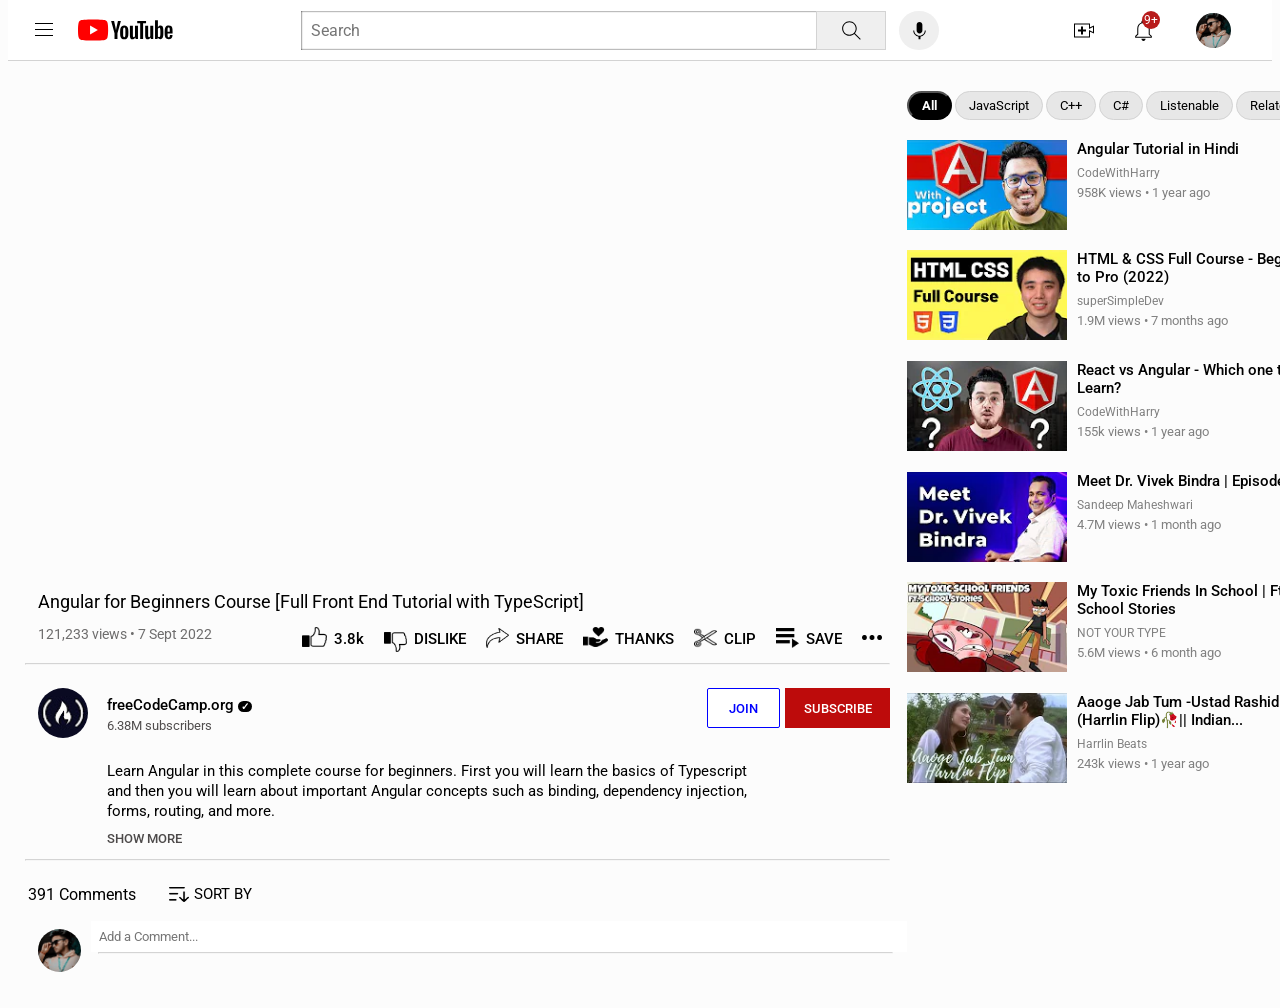
<file: index.html>
<!DOCTYPE html>
<html lang="en">

<head>
    <meta charset="UTF-8">
    <meta http-equiv="X-UA-Compatible" content="IE=edge">
    <meta name="viewport" content="width=device-width, initial-scale=1.0">
    <title>Youtube-clone</title>
    <link rel="preconnect" href="https://fonts.googleapis.com">
    <link rel="preconnect" href="https://fonts.gstatic.com" crossorigin>
    <link href="https://fonts.googleapis.com/css2?family=Roboto:wght@400;500;700&display=swap" rel="stylesheet">
    <link rel="stylesheet" href="CSS/Youtube-Clone.css">
    <link rel="stylesheet" href="CSS/main.css">
    <link rel="stylesheet" href="CSS/right-main.css">
</head>

<body>


    <div class="header">
        <div class="first-part">
            <img class="menu" src="images/hamburger-menu.svg">
            <img class="youtube-logo" src="images/youtube-logo.svg">
        </div>
        <div class="second-part">
            <input class="input-bar" type="text" placeholder="Search">
            <button class="search-button"><img class="search-logo" src="images/search.svg"></button>
            <button class="voice-search-button"><img class="voice-search-logo"
                    src="images/voice-search-icon.svg"></button>
        </div>
        <div class="third-part">
            <img class="upload-logo" src="images/upload.svg">
            <img class="notification-logo" src="images/notifications.svg">
            <p class="count">9+</p>
            <img class="profile-logo" src="images/channels4_profile.jpg">
        </div>
    </div>
    <div class="youtube">
        <div class="first-column">
            <div class="main">
                <div class="first-column">
                    <iframe class="video" width="890" height="315" src="https://www.youtube.com/embed/eI4an8aSsgw">
                    </iframe>
                    <p class="video-name">Angular for Beginners Course [Full Front End Tutorial with TypeScript]</p>
                    <div class="short-icons">
                        <p class="views-date">121,233 views &#8226; 7 Sept 2022</p>
                        <img class="like" src="images/like.png">
                        <p class="like-text">3.8k</p>
                        <img class="dislike" src="images/dislike.png">
                        <p class="dislike-text">DISLIKE</p>
                        <img class="share" src="images/share.png">
                        <p class="share-text">SHARE</p>
                        <img class="thanks-logo" src="images/thanks.png">
                        <p class="thanks-text">THANKS</p>
                        <img class="cut" src="images/scissors.png">
                        <p class="cut-logo">CLIP</p>
                        <img class="save" src="images/save.png">
                        <p class="save-logo">SAVE</p>
                        <img class="report" src="images/report.png">
                    </div>


                    <hr class="line">
                    <div class="second-row">
                        <img class="channel-logo" src="images/channel-profile.jpg">
                        <div class="name-class">
                            <p class="name">freeCodeCamp.org <span class="right"> &check;</span></p>
                            <p class="subscribers">6.38M subscribers</p>
                            <p class="about">Learn Angular in this complete course for beginners. First you will learn
                                the
                                basics of Typescript and then you will learn about important Angular concepts such as
                                binding, dependency injection, forms, routing, and more. </p>
                            <p class="show-more">SHOW MORE</p>
                        </div>
                        <button class="join-button">JOIN</button>
                        <button class="subscribe-button">SUBSCRIBE</button>
                    </div>


                    <hr class="line">

                    <div class="fourth-line">
                        <p class="comments">391 Comments </p>
                        <img class="sort-logo" src="images/sort.png">
                        <p class="sort-by">SORT BY</p>
                    </div>

                    <div class="adding-comment">
                        <img class="my-profile" src="images/channels4_profile.jpg">
                        <div class="comment">
                            <input class="input-box" type="text" placeholder="Add a Comment...">
                            <hr class="line">
                        </div>
                    </div>
                </div>
            </div>
        </div>


        <div class="second-column">
            <div class="tags">
                <button class="all">All</button>
                <button class="javascript">JavaScript</button>
                <button class="c-plus">C++</button>
                <button class="c-sharp">C#</button>
                <button class="listenable">Listenable</button>
                <button class="related">Related</button>

            </div>
            <div class="video1">
                <img class="thumbnail" src="thumbnail/first">
                <div class="about-video">
                    <p class="video-name1">Angular Tutorial in Hindi</p>
                    <p class="channel-name1">CodeWithHarry</p>
                    <p class="views">958K views &#8226; 1 year ago</p>
                </div>
            </div>

            <div class="video1">
                <img class="thumbnail" src="thumbnail/second.webp">
                <div class="about-video">
                    <p class="video-name1">HTML & CSS Full Course - Beginner to Pro (2022)</p>
                    <p class="channel-name1">superSimpleDev</p>
                    <p class="views">1.9M views &#8226; 7 months ago</p>
                </div>
            </div>

            <div class="video1">
                <img class="thumbnail" src="thumbnail/third.webp">
                <div class="about-video">
                    <p class="video-name1">React vs Angular - Which one to Learn?</p>
                    <p class="channel-name1">CodeWithHarry</p>
                    <p class="views">155k views &#8226; 1 year ago</p>
                </div>
            </div>

            <div class="video1">
                <img class="thumbnail" src="thumbnail/fourth.webp">
                <div class="about-video">
                    <p class="video-name1">Meet Dr. Vivek Bindra | Episode 2</p>
                    <p class="channel-name1">Sandeep Maheshwari</p>
                    <p class="views">4.7M views  &#8226; 1 month ago</p>
                </div>
            </div>

            <div class="video1">
                <img class="thumbnail" src="thumbnail/fifth.webp">
                <div class="about-video">
                    <p class="video-name1">My Toxic Friends In School | Ft. School Stories</p>
                    <p class="channel-name1">NOT YOUR TYPE</p>
                    <p class="views">5.6M views  &#8226; 6 month ago</p>
                </div>
            </div>

            <div class="video1">
                <img class="thumbnail" src="thumbnail/sixth.webp">
                <div class="about-video">
                    <p class="video-name1">Aaoge Jab Tum -Ustad Rashid Khan (Harrlin Flip)🥀|| Indian...</p>
                    <p class="channel-name1">Harrlin Beats</p>
                    <p class="views">243k views  &#8226; 1 year ago</p>
                </div>
            </div>


        </div>

    </div>
</body>

</html>
</file>
<file: CSS/Youtube-Clone.css>
body {
    margin-top: 0;
    height: 1000px;
    background-color: rgb(252, 252, 252);
}

.header {
    display: flex;
    flex-direction: row;
    justify-content: space-between;
    height: 60px;
    vertical-align: middle;
    align-items: center;
    background-color: white;
    border-bottom: 1px solid lightgrey;
    
}

.tooltip {
    position: relative;
}

.first-part,
.second-part,
.third-part {
    display: flex;
    flex-direction: row;
    margin-right: 0;
}

.menu {
    width: 24px;
    padding-left: 24px;
    cursor: pointer;
}

.youtube-logo {
    width: 95px;
    margin-left: 22px;
}

.input-bar {
    width: 550px;
    padding: 10px;
    margin-left: -205px;
    font-size: 16px;
    font-family: roboto;
    border: 0px solid lightgrey;
    box-shadow: inset 0.10px 0.10px 2px;
}

.search-button {
    width: 70px;
    border: 1px solid lightgrey;
    margin-left: -55px;
    margin-right: 0;
    cursor: pointer;
}

.search-logo {
    width: 25px;
    vertical-align: middle;
    cursor: pointer;
}

.voice-search-button {
    width: 40px;
    margin-left: 13px;
    border-radius: 20px;
    border: none;
cursor: pointer;
}

.voice-search-logo {
    width: 23px;
    vertical-align: middle;
    cursor: pointer;
}

.upload-logo {
    width: 24px;
    margin-left: -200px;
    cursor: pointer;
}

.notification-logo {
    width: 25px;
    margin-left: 35px;
    position: relative;
    cursor: pointer;
}

.count {
    position: absolute;
    right: 120px;
    background-color: rgb(184, 28, 28);
    font-family: roboto, Arial;
    color: white;
    padding: 2px 2px;
    border-radius: 25px;
    font-size: 12px;
    top: -1px;
}
.profile-logo {
    width: 35px;
    margin-left: 40px;
    border-radius: 18px;
    cursor: pointer;
}
.line{
    width: 96%;
    margin-left: 35px;
    opacity: 0.4;
}
</file>
<file: CSS/main.css>
.youtube{
    display: flex;
    flex-direction: row;
    margin-top: 15px;
    z-index: 0;
}
.first-column{
    display: flex;
    flex-direction: column;
}
.main{
    display: flex;
    flex-direction: row;
}
.video {
    margin-left: 30px;
    width: 850px;
    height: 500px;
    margin-bottom: 0px;
    border: none;
}
.video-name{
    font-size: 18px;
    font-family: roboto,Arial;
    margin-left: 30px;
    margin-top: 15px;
    margin-bottom: 0;
}
.views-date{
    color: rgb(110, 109, 109);
    font-family: roboto,Arial;
    margin-left: 30px;
    font-size: 14px;


}
.short-icons{
    display: flex;
    flex-direction: row;
    vertical-align: middle;
}
.like{
    width: 25px;
    height: 20px;
    margin-top: 15px;
    margin-left: 90px;

}
.like-text,.dislike-text,.share-text,.thanks-text,.cut-logo,.save-logo{
    font-family: roboto,Arial;
    margin-left: 7px;
    font-size: 15px;
    font-weight: 500;
    margin-top: 18px;
}
.dislike{
    width: 23px;
    height: 20px;
    margin-left: 20px;
    margin-top: 15px;
    font-size: 15px;
    margin-top: 20px;
}
.share{
    width: 23px;
    height: 20px;
    margin-left: 20px;
    margin-top: 16px;
}
.thanks-logo{
    width: 25px;
    height: 20px;
    margin-left: 20px;
    margin-top: 15px;
}
.cut{
    width: 23px;
    height: 20px;
    margin-left: 20px;
    margin-top: 16px;
}
.save{
    width: 23px;
    height: 20px;
    margin-left: 20px;
    margin-top: 16px;
}
.report{
    width: 20px;
    height: 5px;
    margin-left: 20px;
    margin-top: 23px;
}
.second-row{
    display: flex;
    flex-direction: row;
    margin-top: 15px;
}

.channel-logo{
    margin-left: 30px;
    border-radius: 30px;
    margin-right: 14px;
    width: 50px;
    height: 50px;
}
.name{
    font-family:roboto,Arial;
    font-size: 15px;
    font-weight: 500;
     margin-bottom: 0;
     margin-top: 8px;
}
.right{
 font-weight: bold;
 background-color: black;
 color: white;
 padding-right: 3px;
padding-left: 3px;
font-size:10px;
 border-radius: 40px;
}
.name-class{
    margin-top: 0;
    display: flex;
    flex-direction: column;
    margin-left: 5px;
}
.subscribers{
margin-top: 4px;
font-family: roboto,Arial;
font-size: 13px;
color: rgb(80, 77, 77);
}
.about{
    width: 650px;
    font-size: 15px;
    font-family: roboto,Arial;
    line-height: 20px;
    margin-bottom: 0;
}
.show-more{
margin-top: 10px;
font-size: 13px;
font-weight: 500;
font-family: roboto,Arial;
color: rgb(77, 74, 74);
}
.join-button{
    width: 73px;
    height: 40px;
    margin-left: -50px;
    border: 1px solid blue;
    background-color: white;
    color: blue;
    font-weight: 500;
    font-family: roboto,Arial;
     border-radius: 2px;
}
.subscribe-button{
    width: 105px;
    height: 40px;
    margin-left: 5px;
    border: none;
    background-color: rgb(189, 11, 11);
    color: white;
    font-weight: 500;
    font-family:roboto,Arial;

}

.fourth-line{
    display: flex;
    flex-direction: row;
    /* vertical-align: middle; */
    align-items: center;
}
.comments{
    font-family: roboto,arial;
    margin-left: 20px;
    margin-bottom: 0px;
}
.sort-logo{
    width: 20px;
    height: 15px;
   margin-left: 33px;
   margin-bottom: 0px;
   margin-top: 15px;
}
.sort-by{
    margin-left: 5px;
    font-size: 15px;
    font-family: roboto,arial;
    margin-bottom: 0px;
  
}
.adding-comment{
    display: flex;
    flex-direction: row;
}
.my-profile{
    width: 43px;
    margin-left: 30px;
    margin-top: 15px;
    border-radius: 22px;
    margin-top: 25px;
}
.comment{
    display: flex;
flex-direction: column;

}
.input-box{
    margin-top: 17px;
    margin-left: 10px;
    border: none;
    width: 800px;
    padding: 8px;
    margin-bottom: 0;
    font-family: roboto,arial;
}
.line{
    margin-top: 0;
    margin-left: 17px;
}
</file>
<file: CSS/right-main.css>
.second-column {
    display: flex;
    flex-direction: column;
}
.tags {
    width: 400px;
    display: flex;
    flex-direction: row;
    justify-content: space-between;
    margin-top: 7px;
    margin-left: 0px;
}

.javascript,
.c-plus,
.c-sharp,
.listenable,
.related,
.freeCodeCamp,
.watched {
    padding: 1px 13px;
    border-radius: 20px;
    border: 1px solid lightgrey;
    margin-top: 8px;
    font-size: 13px;
    background-color: rgb(231, 231, 231);
    font-family: roboto;
}

.all {
    font-family: roboto;
    font-weight: bold;
    background-color: black;
    color: white;
    padding: 5px 13px;
    border-radius: 20px;
    margin-top: 8px;

}

.video1 {
    display: flex;
    flex-direction: row;
    margin-top: 20px;
    margin-left: 0px;
}

.thumbnail {
    width: 160px;
    height: 90px;
}

.about-video {
    display: flex;
    flex-direction: column;
    margin-top: 0px;
    margin-left: 10px;
}

.video-name1 {
    margin-top: 0;
    font-family: roboto;
    font-size: 15px;
    font-weight: 500;
    margin-bottom: 0;
    width: 250px;
}

.channel-name1 {
    margin-top: 8px;
    font-family: roboto;
    font-size: 12px;
    color: grey;
    margin-bottom: 0;
}

.views {
    margin-top: 5px;
    font-family: roboto;
    font-size: 13px;
    color: grey;
}
</file>
